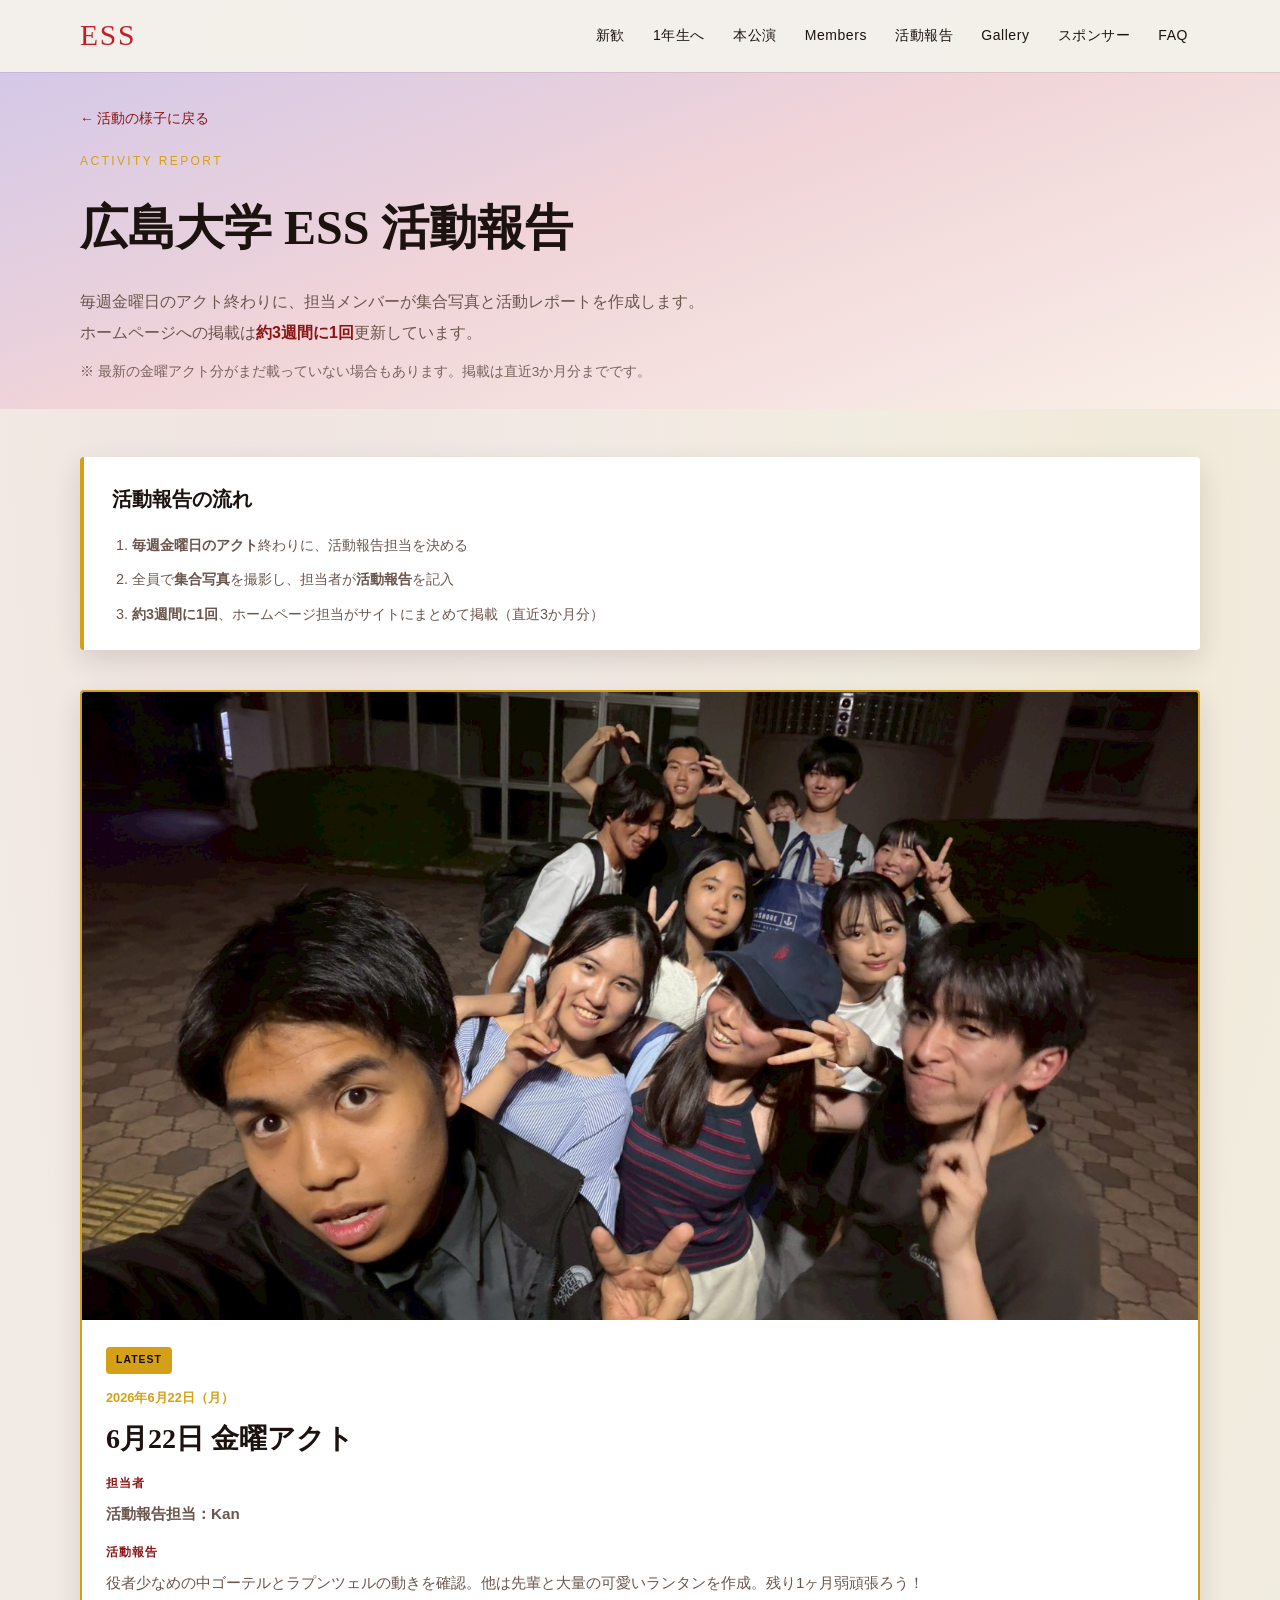
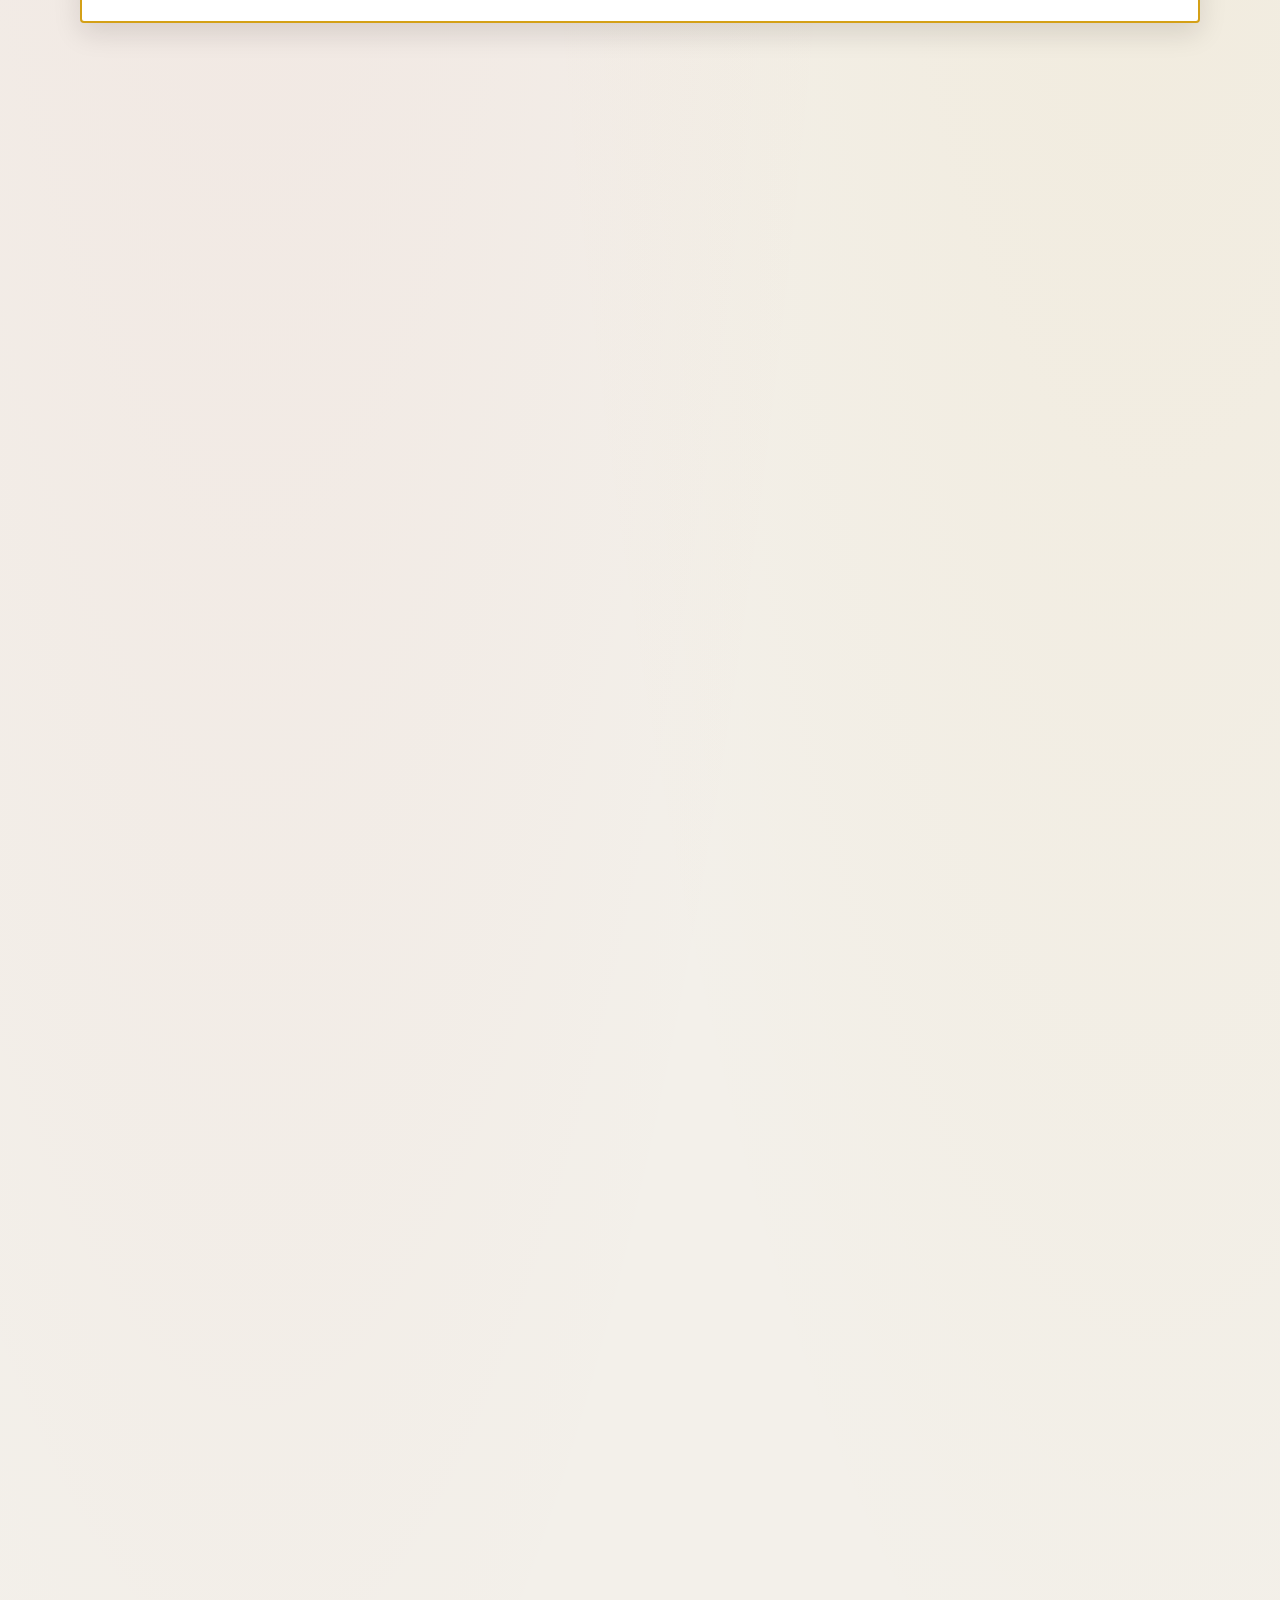
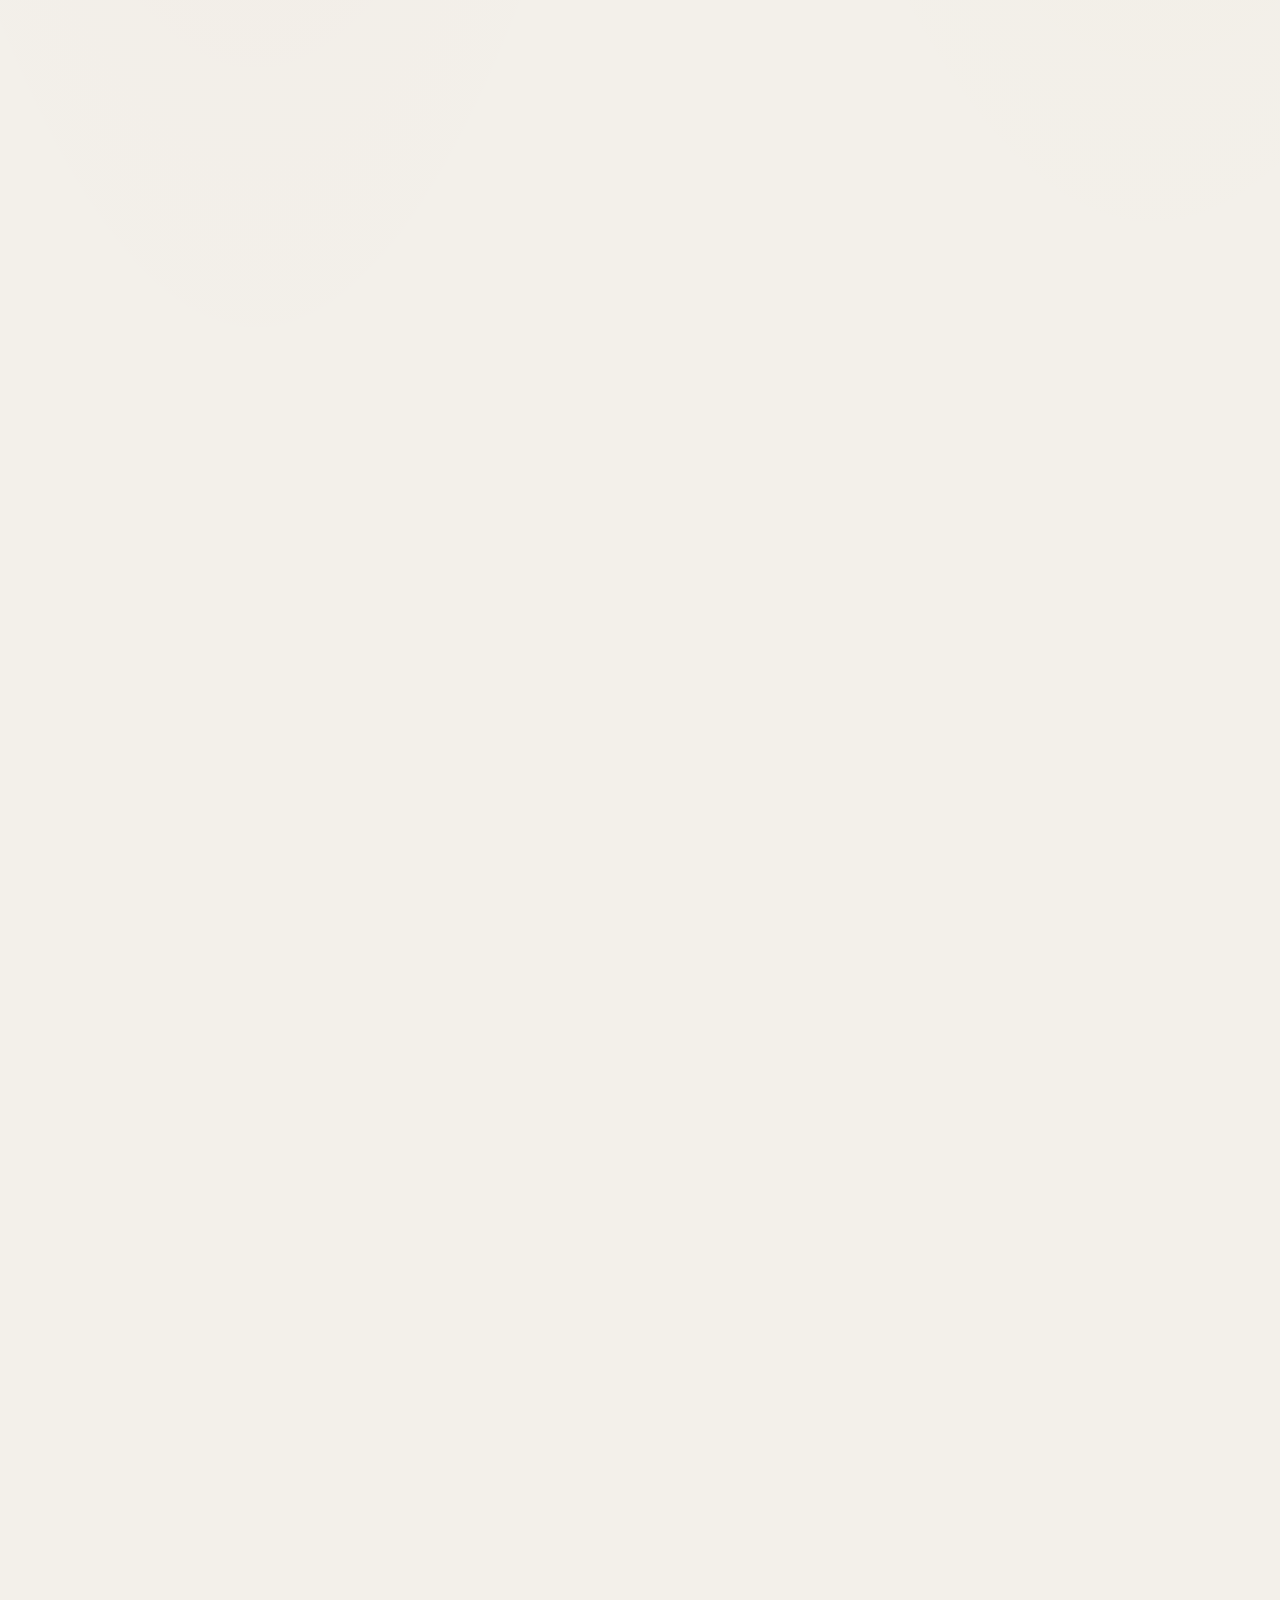
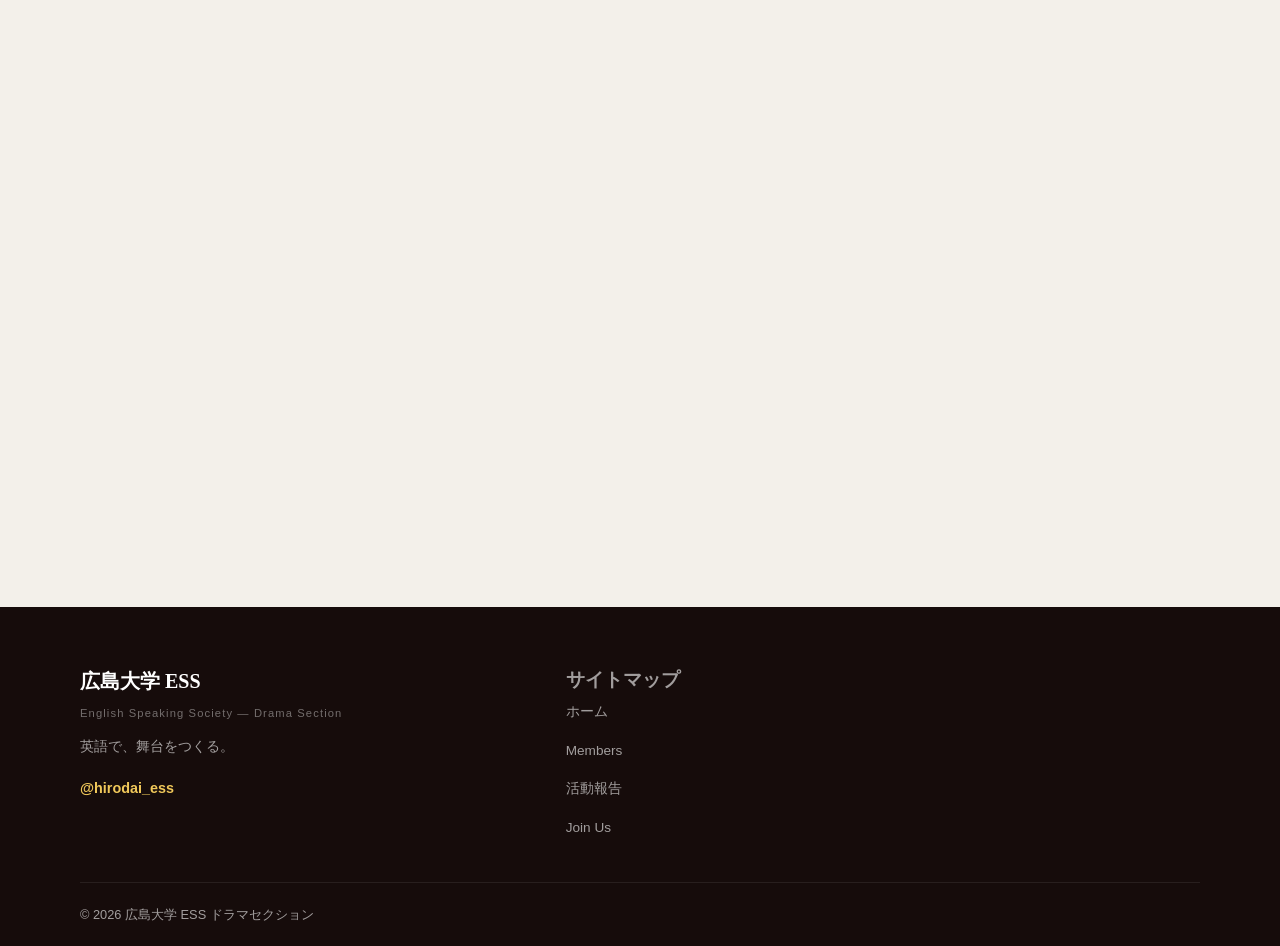
<file: reports.html>
<!DOCTYPE html>
<html lang="ja">
<head>
  <meta charset="UTF-8">
  <meta name="viewport" content="width=device-width, initial-scale=1.0">
  <meta name="referrer" content="strict-origin-when-cross-origin">
  <meta http-equiv="Content-Security-Policy" content="default-src 'self'; base-uri 'self'; object-src 'none'; frame-src 'none'; script-src 'self'; style-src 'self' https://fonts.googleapis.com; font-src 'self' https://fonts.gstatic.com; img-src 'self'; connect-src 'self'; form-action 'none'">
  <script src="js/security.js"></script>
  <meta name="description" content="広島大学 ESS ドラマセクションの活動報告。毎週金曜日のアクト報告。サークルの日常をお届け。">
  <meta name="keywords" content="広島大学 ESS, 広島大学ESS, ヒロダイ ESS, 活動報告, サークル">
  <meta name="robots" content="noindex, nofollow">
  <meta property="og:type" content="website">
  <meta property="og:locale" content="ja_JP">
  <meta property="og:site_name" content="広島大学 ESS ドラマセクション">
  <meta property="og:title" content="活動報告 | 【公式】広島大学 ESS">
  <meta property="og:description" content="毎週金曜日のアクト報告。">
  <meta property="og:url" content="https://shinohara-yuto.github.io/hirodai-ess-drama/reports.html">
  <meta property="og:image" content="https://shinohara-yuto.github.io/hirodai-ess-drama/assets/gallery/spring2026.jpg">
  <meta name="twitter:card" content="summary_large_image">
  <meta name="twitter:title" content="活動報告 | 【公式】広島大学 ESS">
  <meta name="twitter:description" content="毎週金曜日のアクト報告。">
  <title>活動報告 | 【公式】広島大学 ESS ドラマセクション</title>
  <script type="application/ld+json">
  {
    "@context": "https://schema.org",
    "@type": "WebPage",
    "name": "活動報告 | 広島大学 ESS ドラマセクション",
    "url": "https://shinohara-yuto.github.io/hirodai-ess-drama/reports.html",
    "description": "広島大学 ESS ドラマセクションの活動報告ページ",
    "isPartOf": {
      "@type": "WebSite",
      "name": "広島大学 ESS ドラマセクション",
      "url": "https://shinohara-yuto.github.io/hirodai-ess-drama/"
    },
    "breadcrumb": {
      "@type": "BreadcrumbList",
      "itemListElement": [
        { "@type": "ListItem", "position": 1, "name": "広島大学 ESS", "item": "https://shinohara-yuto.github.io/hirodai-ess-drama/" },
        { "@type": "ListItem", "position": 2, "name": "活動報告" }
      ]
    }
  }
  </script>
  <link rel="preconnect" href="https://fonts.googleapis.com">
  <link rel="preconnect" href="https://fonts.gstatic.com" crossorigin>
  <link href="https://fonts.googleapis.com/css2?family=Cormorant+Garamond:ital,wght@0,400;0,600;0,700;1,400&family=Noto+Sans+JP:wght@300;400;500;700&display=swap" rel="stylesheet">
  <link rel="stylesheet" href="css/style.css">
  <link rel="stylesheet" href="css/reports.css">
</head>
<body>
  <header class="site-header scrolled" id="top">
    <nav class="nav" aria-label="メインナビゲーション">
      <a href="index.html" class="nav-logo" title="広島大学 ESS 公式サイト">ESS</a>
      <button class="nav-toggle" aria-label="メニューを開く" aria-expanded="false">
        <span></span><span></span><span></span>
      </button>
      <ul class="nav-links">
        <li><a href="index.html#join">新歓</a></li>
        <li><a href="index.html#why">1年生へ</a></li>
        <li><a href="index.html#current">本公演</a></li>
        <li><a href="members.html">Members</a></li>
        <li><a href="reports.html" aria-current="page">活動報告</a></li>
        <li><a href="index.html#gallery">Gallery</a></li>
        <li><a href="index.html#sponsors">スポンサー</a></li>
        <li><a href="index.html#faq">FAQ</a></li>
      </ul>
    </nav>
  </header>

  <main class="reports-page">
    <section class="reports-hero" aria-labelledby="reports-page-title">
      <div class="container">
        <a href="index.html#gallery" class="reports-back">← 活動の様子に戻る</a>
        <span class="section-label">Activity Report</span>
        <h1 id="reports-page-title" class="reports-hero-title">広島大学 ESS 活動報告</h1>
        <p class="reports-hero-lead">
          毎週金曜日のアクト終わりに、担当メンバーが集合写真と活動レポートを作成します。
          ホームページへの掲載は<strong id="reports-site-update">約3週間に1回</strong>更新しています。
        </p>
        <p class="reports-hero-note">※ 最新の金曜アクト分がまだ載っていない場合もあります。掲載は直近3か月分までです。</p>
      </div>
    </section>

    <section class="section reports-section" aria-labelledby="reports-guide-heading">
      <div class="container">
        <div class="reports-guide reveal">
          <h2 id="reports-guide-heading">活動報告の流れ</h2>
          <ol>
            <li><strong>毎週金曜日のアクト</strong>終わりに、活動報告担当を決める</li>
            <li>全員で<strong>集合写真</strong>を撮影し、担当者が<strong>活動報告</strong>を記入</li>
            <li><strong>約3週間に1回</strong>、ホームページ担当がサイトにまとめて掲載（直近3か月分）</li>
          </ol>
        </div>

        <div class="reports-list" id="reports-list" aria-live="polite"></div>
      </div>
    </section>
  </main>

  <footer class="site-footer">
    <div class="container footer-grid">
      <div class="footer-brand">
        <p class="footer-logo">広島大学 ESS <span>English Speaking Society — Drama Section</span></p>
        <p class="footer-tagline">英語で、舞台をつくる。</p>
        <a href="https://www.instagram.com/hirodai_ess/" class="footer-instagram" target="_blank" rel="noopener noreferrer">@hirodai_ess</a>
      </div>
      <nav class="footer-nav" aria-label="フッターナビ">
        <h3>サイトマップ</h3>
        <ul>
          <li><a href="index.html">ホーム</a></li>
          <li><a href="members.html">Members</a></li>
          <li><a href="reports.html">活動報告</a></li>
          <li><a href="index.html#join">Join Us</a></li>
        </ul>
      </nav>
    </div>
    <div class="container footer-bottom">
      <p class="footer-copy">&copy; 2026 広島大学 ESS ドラマセクション</p>
    </div>
  </footer>

  <script src="js/main.js"></script>
  <script src="js/reports.js"></script>
</body>
</html>
</file>
<file: css/style.css>
/* Kaisei Decol (SIL Open Font License), subset for the hero brand. */
@font-face {
  font-family: "Kaisei Decol";
  font-style: normal;
  font-weight: 700;
  font-display: swap;
  src: url("../fonts/kaisei-decol-700-112.woff2") format("woff2");
  unicode-range: U+5CF6;
}
@font-face {
  font-family: "Kaisei Decol";
  font-style: normal;
  font-weight: 700;
  font-display: swap;
  src: url("../fonts/kaisei-decol-700-115.woff2") format("woff2");
  unicode-range: U+5B66, U+5E83;
}
@font-face {
  font-family: "Kaisei Decol";
  font-style: normal;
  font-weight: 700;
  font-display: swap;
  src: url("../fonts/kaisei-decol-700-117.woff2") format("woff2");
  unicode-range: U+5927;
}
@font-face {
  font-family: "Kaisei Decol";
  font-style: normal;
  font-weight: 700;
  font-display: swap;
  src: url("../fonts/kaisei-decol-700-119.woff2") format("woff2");
  unicode-range: U+30A1-30ED;
}

/* ===== Variables ===== */
:root {
  --color-bg: #f3f0ea;
  --color-bg-dark: #160c0b;
  --color-text: #1c1210;
  --color-text-muted: #6b564e;
  --color-accent: #d4a017;
  --color-accent-light: #f0c85a;
  --color-lavender: #0f766e;
  --color-pink: #f2d4c8;
  --color-purple-deep: #8b1515;
  --color-circus-red: #c41e2a;
  --color-circus-gold: #e8b923;
  --font-display: "Limelight", cursive;
  --font-serif: "Shippori Mincho", "Yu Mincho", serif;
  --font-sans: "Noto Sans JP", sans-serif;
  --radius: 4px;
  --shadow: 0 10px 28px rgba(22, 12, 11, 0.12);
  --transition: 0.3s cubic-bezier(0.4, 0, 0.2, 1);
  --announce-height: 44px;
  --header-height: 72px;
}

/* ===== Reset & Base ===== */
*, *::before, *::after {
  box-sizing: border-box;
  margin: 0;
  padding: 0;
}

html {
  scroll-behavior: smooth;
}

main [id],
.sponsors[id] {
  scroll-margin-top: calc(var(--announce-height) + var(--header-height) + 12px);
}

:focus-visible {
  outline: 2px solid var(--color-accent);
  outline-offset: 3px;
}

body {
  font-family: var(--font-sans);
  font-weight: 400;
  color: var(--color-text);
  background:
    radial-gradient(ellipse at 20% 0%, rgba(196, 30, 42, 0.06), transparent 45%),
    radial-gradient(ellipse at 90% 10%, rgba(212, 160, 23, 0.08), transparent 40%),
    var(--color-bg);
  line-height: 1.8;
  overflow-x: hidden;
  -webkit-text-size-adjust: 100%;
  padding-bottom: env(safe-area-inset-bottom);
}

body.theme-circus::before {
  content: "";
  position: fixed;
  inset: 0;
  pointer-events: none;
  z-index: 0;
  opacity: 0.035;
  background: repeating-linear-gradient(
    -18deg,
    #8b1515 0 12px,
    transparent 12px 28px
  );
}

body > * {
  position: relative;
  z-index: 1;
}

img {
  max-width: 100%;
  height: auto;
  display: block;
}

a {
  color: inherit;
  text-decoration: none;
}

ul {
  list-style: none;
}

/* ===== Layout ===== */
.container {
  width: min(1120px, 92vw);
  margin-inline: auto;
}

.section {
  padding: 100px 0;
}

.section-header {
  margin-bottom: 56px;
}

.section-label {
  display: block;
  font-size: 0.75rem;
  font-weight: 500;
  letter-spacing: 0.2em;
  text-transform: uppercase;
  color: var(--color-accent);
  margin-bottom: 12px;
}

.section-label--light {
  color: var(--color-accent-light);
}

.section-title {
  font-family: var(--font-serif);
  font-size: clamp(2rem, 5vw, 3rem);
  font-weight: 600;
  line-height: 1.2;
}

.section-lead {
  margin-top: 16px;
  font-size: 0.95rem;
  color: var(--color-text-muted);
  max-width: 640px;
}

/* ===== Announce Bar ===== */
.announce-bar {
  position: fixed;
  top: 0;
  left: 0;
  right: 0;
  z-index: 110;
  background: linear-gradient(90deg, #5c0c12 0%, #8b1515 45%, #5c0c12 100%);
  color: #fff;
  border-bottom: 2px solid var(--color-accent);
}

.announce-bar-inner {
  display: flex;
  align-items: center;
  gap: 16px;
  min-height: var(--announce-height);
  padding: 8px 0;
}

.announce-badge {
  flex-shrink: 0;
  font-family: var(--font-display);
  font-size: 0.7rem;
  font-weight: 400;
  letter-spacing: 0.12em;
  padding: 5px 12px;
  background: var(--color-accent);
  color: var(--color-bg-dark);
  border-radius: 2px;
}

.announce-text {
  flex: 1;
  min-width: 0;
  font-size: 0.8rem;
  white-space: nowrap;
  overflow: hidden;
  text-overflow: ellipsis;
}

.announce-text strong {
  color: var(--color-accent-light);
}

.announce-link {
  flex-shrink: 0;
  font-size: 0.75rem;
  font-weight: 600;
  color: var(--color-accent-light);
  white-space: nowrap;
}

.announce-link:hover {
  text-decoration: underline;
}

/* ===== Header ===== */
.site-header {
  position: fixed;
  top: var(--announce-height);
  left: 0;
  right: 0;
  z-index: 100;
  padding: 0 4vw;
  transition: background var(--transition), box-shadow var(--transition);
}

.site-header:not(.scrolled) .nav-logo {
  color: #fff;
  text-shadow: 0 2px 12px rgba(0, 0, 0, 0.35);
}

.site-header:not(.scrolled) .nav-links a {
  color: rgba(255, 255, 255, 0.92);
}

.site-header:not(.scrolled) .nav-toggle span {
  background: #fff;
}

.site-header.scrolled {
  background: rgba(243, 240, 234, 0.94);
  backdrop-filter: blur(12px);
  box-shadow: 0 1px 0 rgba(22, 12, 11, 0.08);
}

.nav {
  display: flex;
  align-items: center;
  justify-content: space-between;
  height: 72px;
  max-width: 1120px;
  margin-inline: auto;
}

.nav-logo {
  font-family: var(--font-display);
  font-size: 1.85rem;
  font-weight: 400;
  letter-spacing: 0.06em;
  color: var(--color-circus-red);
}

.nav-links {
  display: flex;
  align-items: center;
  gap: 4px;
}

.nav-links a {
  display: inline-flex;
  align-items: center;
  justify-content: center;
  min-height: 44px;
  padding: 8px 12px;
  font-size: 0.875rem;
  font-weight: 500;
  letter-spacing: 0.04em;
  position: relative;
  border-radius: 6px;
  transition: color var(--transition), background var(--transition);
}

.nav-links a:hover {
  background: rgba(255, 255, 255, 0.12);
}

.site-header.scrolled .nav-links a:hover {
  background: rgba(22, 12, 11, 0.06);
}

.nav-links a::after {
  content: "";
  position: absolute;
  bottom: -4px;
  left: 0;
  width: 0;
  height: 1px;
  background: var(--color-accent);
  transition: width var(--transition);
}

.nav-links a:hover::after {
  width: 100%;
}

.nav-toggle {
  display: none;
  flex-direction: column;
  gap: 5px;
  background: none;
  border: none;
  cursor: pointer;
  padding: 8px;
}

.nav-toggle span {
  display: block;
  width: 24px;
  height: 2px;
  background: var(--color-text);
  transition: var(--transition);
}

/* ===== Hero ===== */
.hero {
  position: relative;
  min-height: 100vh;
  min-height: 100dvh;
  display: flex;
  align-items: center;
  justify-content: center;
  text-align: center;
  padding: calc(var(--announce-height) + var(--header-height) + 32px) 4vw 72px;
  overflow: hidden;
}

.hero-bg {
  position: absolute;
  inset: 0;
  z-index: -2;
}

.hero-bg-image {
  width: 100%;
  height: 100%;
  object-fit: cover;
  object-position: center 30%;
  transform: scale(1.04);
  animation: heroKenBurns 18s ease-in-out infinite alternate;
}

.hero-stripes {
  position: absolute;
  inset: 0;
  opacity: 0.22;
  background: repeating-linear-gradient(
    90deg,
    rgba(196, 30, 42, 0.85) 0 28px,
    rgba(22, 12, 11, 0.55) 28px 56px
  );
  mix-blend-mode: multiply;
  pointer-events: none;
}

.hero-spotlight {
  position: absolute;
  inset: -10%;
  background:
    radial-gradient(ellipse 55% 45% at 50% 35%, rgba(240, 200, 90, 0.28) 0%, transparent 55%),
    radial-gradient(ellipse 80% 70% at 50% 100%, rgba(22, 12, 11, 0.95) 0%, transparent 55%);
  animation: spotlightSweep 9s ease-in-out infinite alternate;
  pointer-events: none;
}

.hero-bg::after {
  content: "";
  position: absolute;
  inset: 0;
  background:
    linear-gradient(to bottom, rgba(22, 12, 11, 0.72) 0%, rgba(22, 12, 11, 0.82) 42%, rgba(22, 12, 11, 0.94) 100%),
    radial-gradient(ellipse at 50% 42%, rgba(22, 12, 11, 0.55) 0%, transparent 58%),
    radial-gradient(circle at 50% 20%, rgba(196, 30, 42, 0.22) 0%, transparent 50%);
}

.hero-content {
  position: relative;
  z-index: 1;
  animation: fadeUp 1.1s ease-out;
  width: min(820px, 100%);
  min-width: 0;
}

.hero-brand {
  display: flex;
  flex-wrap: wrap;
  justify-content: center;
  align-items: baseline;
  column-gap: 0.55em;
  row-gap: 0.12em;
  margin-bottom: 16px;
  font-size: clamp(1.25rem, 3.4vw, 1.85rem);
  line-height: 1.2;
  color: #fff;
  text-shadow: 0 2px 18px rgba(0, 0, 0, 0.55);
}

.hero-brand-uni,
.hero-brand-section {
  font-family: "Kaisei Decol", "Shippori Mincho", serif;
  font-weight: 700;
  letter-spacing: 0.08em;
  white-space: nowrap;
}

.hero-brand-section {
  flex-basis: 100%;
}

.hero-brand-mark {
  font-family: "Cinzel", "Times New Roman", serif;
  font-weight: 700;
  font-size: 1.42em;
  letter-spacing: 0.18em;
  line-height: 0.9;
  color: var(--color-accent-light);
}

.hero-title {
  font-family: var(--font-serif);
  font-size: clamp(1.55rem, 4.8vw, 2.75rem);
  font-weight: 600;
  line-height: 1.35;
  letter-spacing: 0.04em;
  color: var(--color-accent-light);
  margin-bottom: 20px;
  text-shadow: 0 2px 24px rgba(0, 0, 0, 0.35);
  max-width: 16em;
  margin-inline: auto;
}

.hero-title--show {
  font-family: var(--font-display);
  font-weight: 400;
  font-size: clamp(2.15rem, 6.4vw, 4.6rem);
  line-height: 1.12;
  letter-spacing: 0.03em;
  color: #fff;
  margin-bottom: 16px;
  max-width: 11em;
  text-shadow: 0 4px 28px rgba(0, 0, 0, 0.55);
}

.hero-date,
.hero-venue {
  font-family: var(--font-serif);
  font-weight: 600;
  letter-spacing: 0.08em;
  text-shadow: 0 2px 16px rgba(0, 0, 0, 0.45);
}

.hero-date {
  font-size: clamp(1.05rem, 2.6vw, 1.35rem);
  color: var(--color-accent-light);
  margin-bottom: 6px;
}

.hero-venue {
  font-size: clamp(0.92rem, 2.2vw, 1.05rem);
  color: rgba(255, 255, 255, 0.92);
  margin-bottom: 14px;
}

.hero-lead {
  font-size: clamp(0.98rem, 2.2vw, 1.12rem);
  color: rgba(255, 255, 255, 0.92);
  margin-bottom: 28px;
  line-height: 1.8;
  max-width: 28em;
  margin-inline: auto;
  text-shadow: 0 2px 16px rgba(0, 0, 0, 0.45);
}

.hero-actions {
  display: flex;
  gap: 14px;
  justify-content: center;
  flex-wrap: wrap;
}

.hero-scroll {
  position: absolute;
  bottom: 36px;
  left: 50%;
  transform: translateX(-50%);
  display: flex;
  flex-direction: column;
  align-items: center;
  gap: 8px;
  font-size: 0.7rem;
  letter-spacing: 0.15em;
  text-transform: uppercase;
  color: rgba(255, 255, 255, 0.5);
}

.hero-scroll-line {
  width: 1px;
  height: 40px;
  background: linear-gradient(to bottom, rgba(240, 200, 90, 0.7), transparent);
  animation: scrollPulse 2s ease-in-out infinite;
}

.btn-glow {
  box-shadow: 0 0 28px rgba(212, 160, 23, 0.35);
}

.btn-glow:hover {
  box-shadow: 0 0 36px rgba(212, 160, 23, 0.5);
}

.btn-outline-light {
  border-color: rgba(255, 255, 255, 0.85);
  color: #fff;
  background: rgba(22, 12, 11, 0.45);
  backdrop-filter: blur(8px);
  -webkit-backdrop-filter: blur(8px);
}

.btn-outline-light:hover {
  background: #fff;
  color: var(--color-bg-dark);
  border-color: #fff;
}

.btn-sm {
  padding: 10px 20px;
  font-size: 0.8rem;
}

@keyframes spotlightSweep {
  from { transform: translateX(-4%) scale(1); opacity: 0.85; }
  to { transform: translateX(4%) scale(1.05); opacity: 1; }
}

@keyframes heroKenBurns {
  from { transform: scale(1.02) translateY(0); }
  to { transform: scale(1.08) translateY(-1.5%); }
}

/* ===== Spotlight ===== */
.spotlight {
  margin-top: -40px;
  position: relative;
  z-index: 2;
  padding-bottom: 20px;
}

.spotlight-grid {
  display: grid;
  grid-template-columns: repeat(4, 1fr);
  gap: 14px;
}

.spotlight-card {
  display: flex;
  flex-direction: column;
  gap: 4px;
  padding: 24px 20px;
  background: #fff;
  border-radius: var(--radius);
  box-shadow: var(--shadow);
  border-top: 3px solid var(--color-lavender);
  transition: all var(--transition);
}

.spotlight-card:hover {
  transform: translateY(-6px);
  box-shadow: 0 16px 40px rgba(26, 22, 37, 0.15);
}

.spotlight-card--featured {
  border-top-color: var(--color-accent);
  background: linear-gradient(135deg, #fff 0%, #faf6f0 100%);
}

.spotlight-label {
  font-size: 0.65rem;
  font-weight: 700;
  letter-spacing: 0.12em;
  text-transform: uppercase;
  color: var(--color-accent);
}

.spotlight-card strong {
  font-family: var(--font-serif);
  font-size: 1.2rem;
  font-weight: 600;
  color: var(--color-bg-dark);
}

.spotlight-meta {
  font-size: 0.8rem;
  color: var(--color-text-muted);
}

.section-lead--light {
  color: rgba(255, 255, 255, 0.65);
}

/* ===== Why ESS ===== */
.why-ess {
  background: linear-gradient(180deg, #fff 0%, var(--color-bg) 100%);
}

.why-grid {
  display: grid;
  grid-template-columns: repeat(2, 1fr);
  gap: 20px;
}

.why-card {
  background: #fff;
  border-radius: var(--radius);
  padding: 32px 28px;
  box-shadow: var(--shadow);
  border-left: 4px solid var(--color-lavender);
  transition: transform var(--transition), box-shadow var(--transition);
}

.why-card:hover {
  transform: translateY(-4px);
  box-shadow: 0 16px 40px rgba(26, 22, 37, 0.12);
}

.why-icon {
  display: block;
  font-family: var(--font-serif);
  font-size: 2rem;
  font-weight: 700;
  color: var(--color-accent);
  margin-bottom: 12px;
}

.why-card h3 {
  font-family: var(--font-serif);
  font-size: 1.25rem;
  font-weight: 600;
  margin-bottom: 10px;
}

.why-card p {
  font-size: 0.9rem;
  color: var(--color-text-muted);
  line-height: 1.75;
}

/* ===== Voices ===== */
.voices {
  background: #fff;
}

.voices-grid {
  display: grid;
  grid-template-columns: repeat(3, 1fr);
  gap: 20px;
}

.voice-card {
  background: var(--color-bg);
  border-radius: var(--radius);
  padding: 28px;
  border-top: 3px solid var(--color-accent);
  margin: 0;
}

.voice-quote {
  font-size: 0.95rem;
  line-height: 1.85;
  color: var(--color-text);
  margin-bottom: 16px;
}

.voice-quote::before {
  content: "\201C";
  font-family: var(--font-serif);
  font-size: 2.5rem;
  color: var(--color-lavender);
  line-height: 0;
  display: block;
  margin-bottom: 8px;
}

.voice-author {
  font-size: 0.8rem;
  font-weight: 600;
  color: var(--color-purple-deep);
}

/* ===== Buttons ===== */
.btn {
  display: inline-flex;
  align-items: center;
  justify-content: center;
  padding: 14px 32px;
  font-family: var(--font-sans);
  font-size: 0.875rem;
  font-weight: 500;
  letter-spacing: 0.06em;
  border-radius: 2px;
  border: 2px solid transparent;
  cursor: pointer;
  transition: all var(--transition);
}

.btn-primary {
  background: var(--color-circus-red);
  color: #fff;
  border-color: var(--color-circus-red);
}

.btn-primary:hover {
  background: var(--color-purple-deep);
  border-color: var(--color-purple-deep);
  transform: translateY(-2px);
  box-shadow: var(--shadow);
}

.btn-outline {
  background: transparent;
  color: var(--color-bg-dark);
  border-color: var(--color-bg-dark);
}

.btn-outline:hover {
  background: var(--color-bg-dark);
  color: #fff;
  transform: translateY(-2px);
}

/* ===== About ===== */
.about-grid {
  display: grid;
  grid-template-columns: 1fr 1fr;
  gap: 64px;
  align-items: start;
}

.about-text p {
  color: var(--color-text-muted);
  margin-bottom: 20px;
}

.about-features li {
  display: flex;
  gap: 24px;
  padding: 28px 0;
  border-bottom: 1px solid rgba(26, 22, 37, 0.08);
}

.about-features li:first-child {
  padding-top: 0;
}

.feature-num {
  font-family: var(--font-serif);
  font-size: 1.5rem;
  font-weight: 600;
  color: var(--color-accent);
  flex-shrink: 0;
}

.about-features h3 {
  font-family: var(--font-serif);
  font-size: 1.35rem;
  font-weight: 600;
  margin-bottom: 8px;
}

.about-features p {
  font-size: 0.9rem;
  color: var(--color-text-muted);
  line-height: 1.7;
}

/* ===== Member Stats ===== */
.member-stats,
.member-stats-link {
  display: block;
  margin-top: 64px;
  padding-top: 48px;
  border-top: 1px solid rgba(26, 22, 37, 0.08);
  text-decoration: none;
  color: inherit;
  cursor: pointer;
}

.member-stats-link .member-stats-title {
  transition: color var(--transition);
}

.member-stats-link:hover .member-stats-title {
  color: var(--color-circus-red);
}

.member-stats-link .stat-card {
  transition: transform var(--transition), box-shadow var(--transition);
}

.member-stats-link:hover .stat-card {
  transform: translateY(-3px);
  box-shadow: 0 12px 32px rgba(22, 12, 11, 0.12);
}

.member-stats-cta {
  text-align: center;
  margin-top: 20px;
  font-size: 0.85rem;
  font-weight: 500;
  color: var(--color-circus-red);
}

.member-stats-link:hover .member-stats-cta {
  text-decoration: underline;
}

.member-stats-title {
  font-family: var(--font-serif);
  font-size: 1.5rem;
  font-weight: 600;
  text-align: center;
  margin-bottom: 28px;
}

.member-stats-grid {
  display: grid;
  grid-template-columns: repeat(4, 1fr);
  gap: 16px;
}

.stat-card {
  background: #fff;
  border-radius: var(--radius);
  padding: 28px 16px;
  text-align: center;
  box-shadow: var(--shadow);
}

.stat-card--total {
  background: var(--color-bg-dark);
  color: #fff;
}

.stat-card--total .stat-label {
  color: rgba(255, 255, 255, 0.7);
}

.stat-num {
  display: block;
  font-family: var(--font-serif);
  font-size: 2.5rem;
  font-weight: 700;
  line-height: 1;
  margin-bottom: 8px;
  color: var(--color-purple-deep);
}

.stat-card--total .stat-num {
  color: var(--color-accent-light);
}

.stat-label {
  font-size: 0.85rem;
  font-weight: 500;
  color: var(--color-text-muted);
}

.stat-note {
  display: block;
  margin-top: 4px;
  font-size: 0.72rem;
  font-weight: 600;
  color: var(--color-accent);
}

/* ===== Schedule ===== */
.schedule {
  background: #fff;
}

.schedule-subtitle {
  font-family: var(--font-serif);
  font-size: 1.35rem;
  font-weight: 600;
  margin-bottom: 20px;
}

.practice-card {
  background: linear-gradient(135deg, var(--color-lavender) 0%, var(--color-pink) 100%);
  border-radius: var(--radius);
  padding: 32px 36px;
  margin-bottom: 56px;
}

.practice-main {
  display: flex;
  align-items: baseline;
  gap: 24px;
  flex-wrap: wrap;
  margin-bottom: 12px;
}

.practice-days {
  font-family: var(--font-serif);
  font-size: 1.75rem;
  font-weight: 700;
  color: var(--color-bg-dark);
}

.practice-time {
  font-size: 1.25rem;
  font-weight: 500;
  color: var(--color-purple-deep);
}

.practice-note {
  font-size: 0.9rem;
  color: var(--color-purple-deep);
}

.practice-note--muted {
  margin-top: 8px;
  font-size: 0.85rem;
  opacity: 0.85;
}

.timeline-track {
  display: grid;
  grid-template-columns: repeat(3, 1fr);
  gap: 12px;
}

.timeline-item {
  background: var(--color-bg);
  border-radius: var(--radius);
  padding: 20px;
  border-left: 3px solid var(--color-lavender);
  transition: transform var(--transition);
}

.timeline-item:hover {
  transform: translateY(-2px);
}

.timeline-item--highlight {
  border-left-color: var(--color-accent);
  background: linear-gradient(135deg, #fff 0%, #faf6f0 100%);
}

.timeline-month {
  display: block;
  font-size: 0.7rem;
  font-weight: 700;
  letter-spacing: 0.1em;
  text-transform: uppercase;
  color: var(--color-accent);
  margin-bottom: 6px;
}

.timeline-event {
  font-size: 0.95rem;
  font-weight: 500;
  color: var(--color-text);
}

/* ===== Year Schedule (vertical timeline) ===== */
.year-schedule {
  margin-top: 8px;
}

.year-schedule-header {
  display: flex;
  align-items: flex-end;
  justify-content: space-between;
  gap: 16px;
  flex-wrap: wrap;
  margin-bottom: 28px;
}

.year-schedule-header .schedule-subtitle {
  margin-bottom: 0;
}

.year-schedule-legend {
  display: flex;
  gap: 8px;
  flex-wrap: wrap;
}

.year-schedule-legend-item {
  font-size: 0.7rem;
  font-weight: 600;
  letter-spacing: 0.06em;
  padding: 5px 12px;
  border-radius: 999px;
  border: 1px solid transparent;
}

.year-schedule-legend-item--performance {
  color: #8a6d12;
  background: rgba(201, 162, 39, 0.14);
  border-color: rgba(201, 162, 39, 0.35);
}

.year-schedule-legend-item--event {
  color: var(--color-purple-deep);
  background: rgba(184, 169, 212, 0.22);
  border-color: rgba(184, 169, 212, 0.45);
}

.year-schedule-legend-item--prep {
  color: var(--color-text-muted);
  background: rgba(107, 101, 120, 0.08);
  border-color: rgba(107, 101, 120, 0.18);
}

.year-schedule-list {
  list-style: none;
  position: relative;
  display: flex;
  flex-direction: column;
  gap: 0;
}

.year-schedule-list::before {
  content: "";
  position: absolute;
  left: 52px;
  top: 18px;
  bottom: 18px;
  width: 2px;
  background: linear-gradient(180deg, var(--color-lavender) 0%, var(--color-accent-light) 50%, var(--color-lavender) 100%);
  border-radius: 2px;
}

.year-schedule-row {
  display: grid;
  grid-template-columns: 104px 1fr;
  gap: 20px;
  align-items: start;
  padding: 10px 0;
  position: relative;
}

.year-schedule-date {
  position: relative;
  z-index: 1;
  text-align: right;
  padding-top: 14px;
}

.year-schedule-date span {
  display: inline-block;
  min-width: 72px;
  padding: 8px 12px;
  font-family: var(--font-serif);
  font-size: 0.95rem;
  font-weight: 700;
  color: var(--color-purple-deep);
  background: #fff;
  border: 1px solid rgba(184, 169, 212, 0.45);
  border-radius: 999px;
  box-shadow: 0 2px 8px rgba(26, 22, 37, 0.06);
}

.year-schedule-row--current .year-schedule-date span {
  color: #fff;
  background: linear-gradient(135deg, var(--color-accent) 0%, #a88418 100%);
  border-color: transparent;
  box-shadow: 0 4px 16px rgba(201, 162, 39, 0.35);
}

.year-schedule-body {
  display: flex;
  flex-wrap: wrap;
  gap: 10px;
  padding: 8px 0 8px 4px;
}

.year-schedule-chip {
  flex: 1 1 180px;
  max-width: 100%;
  padding: 14px 16px;
  border-radius: var(--radius);
  border: 1px solid transparent;
  transition: transform var(--transition), box-shadow var(--transition);
}

.year-schedule-chip:hover {
  transform: translateY(-2px);
  box-shadow: 0 6px 20px rgba(26, 22, 37, 0.08);
}

.year-schedule-chip--performance {
  background: linear-gradient(135deg, #fffdf5 0%, #faf6eb 100%);
  border-color: rgba(201, 162, 39, 0.35);
}

.year-schedule-chip--event {
  background: linear-gradient(135deg, #faf8fd 0%, #f3eef9 100%);
  border-color: rgba(184, 169, 212, 0.45);
}

.year-schedule-chip--prep {
  background: var(--color-bg);
  border-color: rgba(107, 101, 120, 0.12);
}

.year-schedule-row--current .year-schedule-chip--performance {
  box-shadow: 0 0 0 2px rgba(201, 162, 39, 0.2);
}

.year-schedule-tag {
  display: inline-block;
  font-size: 0.62rem;
  font-weight: 700;
  letter-spacing: 0.1em;
  text-transform: uppercase;
  margin-bottom: 6px;
  opacity: 0.85;
}

.year-schedule-chip--performance .year-schedule-tag { color: #8a6d12; }
.year-schedule-chip--event .year-schedule-tag { color: var(--color-purple-deep); }
.year-schedule-chip--prep .year-schedule-tag { color: var(--color-text-muted); }

.year-schedule-chip p {
  font-size: 0.95rem;
  font-weight: 600;
  color: var(--color-text);
  line-height: 1.5;
}

/* ===== Performance Types ===== */
.performances {
  background: var(--color-bg);
}

.performance-types {
  display: grid;
  grid-template-columns: repeat(3, 1fr);
  gap: 24px;
}

.perf-type-card {
  background: #fff;
  border-radius: var(--radius);
  padding: 32px 28px;
  box-shadow: var(--shadow);
  border-top: 3px solid var(--color-lavender);
}

.perf-type-card--main {
  border-top-color: var(--color-accent);
}

.perf-type-header {
  margin-bottom: 16px;
}

.perf-type-season {
  display: block;
  font-size: 0.7rem;
  font-weight: 700;
  letter-spacing: 0.12em;
  text-transform: uppercase;
  color: var(--color-accent);
  margin-bottom: 8px;
}

.perf-type-header h3 {
  font-family: var(--font-serif);
  font-size: 1.75rem;
  font-weight: 600;
  margin-bottom: 6px;
}

.perf-type-grade {
  display: inline-block;
  font-size: 0.75rem;
  font-weight: 500;
  padding: 4px 12px;
  background: var(--color-bg);
  border-radius: 50px;
  color: var(--color-purple-deep);
}

.perf-type-tagline {
  font-size: 0.85rem;
  font-weight: 700;
  color: var(--color-purple-deep);
  margin-bottom: 12px;
}

.perf-type-meta {
  display: grid;
  gap: 8px;
  margin-bottom: 16px;
  padding-bottom: 16px;
  border-bottom: 1px solid rgba(26, 22, 37, 0.08);
}

.perf-type-meta dt {
  font-size: 0.7rem;
  font-weight: 700;
  letter-spacing: 0.1em;
  text-transform: uppercase;
  color: var(--color-text-muted);
}

.perf-type-meta dd {
  font-size: 0.9rem;
  font-weight: 500;
  margin-bottom: 4px;
}

.perf-type-card > p:last-child {
  font-size: 0.875rem;
  color: var(--color-text-muted);
  line-height: 1.75;
}

/* ===== Current Production ===== */
.current {
  background:
    radial-gradient(ellipse at 30% 0%, rgba(212, 160, 23, 0.18), transparent 50%),
    radial-gradient(ellipse at 80% 100%, rgba(196, 30, 42, 0.2), transparent 45%),
    var(--color-bg-dark);
  color: #fff;
  border-block: 3px solid var(--color-accent);
}

.section-header--light .section-title {
  color: #fff;
}

.current-card {
  display: grid;
  grid-template-columns: 0.9fr 1.1fr;
  gap: 56px;
  align-items: center;
}

.current-marquee {
  aspect-ratio: 1;
  max-width: 380px;
  margin-inline: auto;
  border-radius: 50%;
  padding: 14px;
  background:
    repeating-conic-gradient(
      from 0deg,
      var(--color-circus-red) 0 12deg,
      var(--color-accent) 12deg 24deg
    );
  box-shadow: 0 24px 60px rgba(0, 0, 0, 0.45);
  animation: marqueeSpin 28s linear infinite;
}

.current-marquee-ring {
  width: 100%;
  height: 100%;
  border-radius: 50%;
  background:
    radial-gradient(circle at 50% 35%, rgba(240, 200, 90, 0.2), transparent 55%),
    #1a0f0e;
  display: flex;
  flex-direction: column;
  align-items: center;
  justify-content: center;
  text-align: center;
  padding: 28px;
  animation: marqueeSpin 28s linear infinite reverse;
  border: 2px solid rgba(240, 200, 90, 0.35);
}

.current-marquee-show {
  font-size: 0.7rem;
  letter-spacing: 0.22em;
  text-transform: uppercase;
  color: var(--color-accent-light);
  margin-bottom: 12px;
}

.current-marquee-title {
  font-family: var(--font-display);
  font-size: clamp(1.35rem, 3vw, 1.85rem);
  line-height: 1.2;
  letter-spacing: 0.04em;
  color: #fff;
  margin-bottom: 14px;
}

.current-marquee-date {
  font-family: var(--font-serif);
  font-size: 1rem;
  letter-spacing: 0.16em;
  color: var(--color-accent-light);
}

@keyframes marqueeSpin {
  to { transform: rotate(360deg); }
}

.current-posters {
  display: grid;
  grid-template-columns: 1fr 0.55fr;
  gap: 16px;
  align-items: start;
}

.current-posters--single {
  grid-template-columns: 1fr;
  max-width: 360px;
  margin-inline: auto;
}

@media (min-width: 901px) {
  .current-posters--single {
    max-width: 320px;
    margin-inline: 0;
  }
}

.current-poster {
  border-radius: var(--radius);
  overflow: hidden;
  box-shadow: 0 20px 60px rgba(0, 0, 0, 0.4);
}

.current-poster img {
  width: 100%;
  height: auto;
  display: block;
}

.current-poster--sub {
  margin-top: 24px;
}

.current-eyebrow {
  font-size: 0.75rem;
  letter-spacing: 0.2em;
  text-transform: uppercase;
  color: var(--color-accent-light);
  margin-bottom: 12px;
}

.current-title {
  font-family: var(--font-serif);
  font-size: clamp(2.5rem, 6vw, 4rem);
  font-weight: 700;
  letter-spacing: 0.05em;
  line-height: 1;
  margin-bottom: 8px;
}

.current-title--show {
  font-family: var(--font-display);
  font-weight: 400;
  letter-spacing: 0.04em;
  font-size: clamp(2rem, 5vw, 3.2rem);
  line-height: 1.15;
}

.current-subtitle {
  font-size: 1rem;
  color: rgba(255, 255, 255, 0.6);
  margin-bottom: 24px;
}

.current-desc {
  color: rgba(255, 255, 255, 0.75);
  margin-bottom: 24px;
  line-height: 1.9;
}

.current-countdown {
  display: inline-flex;
  flex-direction: column;
  gap: 2px;
  padding: 14px 22px;
  margin-bottom: 28px;
  border: 1px solid rgba(240, 200, 90, 0.35);
  background: rgba(255, 255, 255, 0.04);
}

.current-countdown-label {
  font-size: 0.68rem;
  letter-spacing: 0.18em;
  text-transform: uppercase;
  color: rgba(255, 255, 255, 0.55);
}

.current-countdown-value {
  font-family: var(--font-display);
  font-size: 1.45rem;
  color: var(--color-accent-light);
  letter-spacing: 0.04em;
}

.current-details {
  display: grid;
  grid-template-columns: 1fr 1fr;
  gap: 20px;
  margin-bottom: 36px;
}

.current-details dt {
  font-size: 0.7rem;
  font-weight: 700;
  letter-spacing: 0.15em;
  text-transform: uppercase;
  color: var(--color-accent-light);
  margin-bottom: 4px;
}

.current-details dd {
  font-size: 0.95rem;
  color: rgba(255, 255, 255, 0.85);
}

.current-details-full {
  grid-column: 1 / -1;
}

.section-title--show {
  font-family: var(--font-display);
  font-weight: 400;
  letter-spacing: 0.03em;
  line-height: 1.2;
}

.current .section-lead--light {
  color: rgba(255, 255, 255, 0.86);
  font-size: 1.02rem;
  line-height: 1.85;
  max-width: 40em;
}

.current .current-subtitle {
  margin-top: 8px;
  margin-bottom: 0;
  color: rgba(255, 255, 255, 0.72);
}

.current-promises {
  display: grid;
  grid-template-columns: repeat(3, 1fr);
  gap: 16px;
  margin: 0 0 48px;
  padding: 0;
  list-style: none;
}

.current-promise {
  padding: 24px 22px;
  border: 1px solid rgba(240, 200, 90, 0.32);
  background: rgba(255, 255, 255, 0.04);
}

.current-promise h3 {
  font-family: var(--font-serif);
  font-size: 1.05rem;
  font-weight: 600;
  line-height: 1.5;
  margin-bottom: 10px;
  color: var(--color-accent-light);
}

.current-promise p {
  font-size: 0.9rem;
  line-height: 1.8;
  color: rgba(255, 255, 255, 0.84);
}

.current-place {
  margin-bottom: 20px;
  font-size: 1rem;
  line-height: 1.7;
  color: rgba(255, 255, 255, 0.9);
}

.current-reserve-note {
  margin-bottom: 16px;
  font-size: 0.9rem;
  line-height: 1.75;
  color: rgba(255, 255, 255, 0.82);
}

/* ===== FAQ ===== */
.faq {
  background: #fff;
}

.faq-list {
  display: grid;
  gap: 12px;
  max-width: 800px;
}

.faq-item {
  background: var(--color-bg);
  border-radius: var(--radius);
  overflow: hidden;
  border: 1px solid rgba(26, 22, 37, 0.06);
}

.faq-item summary {
  font-weight: 700;
  font-size: 1rem;
  padding: 20px 52px 20px 24px;
  cursor: pointer;
  list-style: none;
  position: relative;
  color: var(--color-bg-dark);
  transition: background var(--transition);
}

.faq-item summary::-webkit-details-marker {
  display: none;
}

.faq-item summary::after {
  content: "+";
  position: absolute;
  right: 24px;
  top: 50%;
  transform: translateY(-50%);
  font-size: 1.25rem;
  font-weight: 400;
  color: var(--color-accent);
  transition: transform var(--transition);
}

.faq-item[open] summary::after {
  content: "−";
}

.faq-item summary:hover {
  background: rgba(26, 22, 37, 0.03);
}

.faq-item p {
  font-size: 0.9rem;
  color: var(--color-text-muted);
  line-height: 1.8;
  padding: 0 24px 20px;
}

/* ===== Productions ===== */
.production-grid {
  display: grid;
  grid-template-columns: repeat(3, 1fr);
  gap: 24px;
}

.production-card {
  background: #fff;
  border-radius: var(--radius);
  padding: 36px 28px;
  box-shadow: var(--shadow);
  transition: transform var(--transition), box-shadow var(--transition);
  border-top: 3px solid var(--color-lavender);
}

.production-card:hover {
  transform: translateY(-6px);
  box-shadow: 0 16px 48px rgba(26, 22, 37, 0.14);
}

.production-card--upcoming {
  border-top-color: var(--color-circus-red);
  background:
    linear-gradient(135deg, rgba(196, 30, 42, 0.06), rgba(212, 160, 23, 0.1)),
    #fff;
}

.production-card--upcoming .production-title {
  font-family: var(--font-display);
  font-weight: 400;
  letter-spacing: 0.03em;
}

.production-season {
  font-size: 0.7rem;
  font-weight: 700;
  letter-spacing: 0.12em;
  text-transform: uppercase;
  color: var(--color-accent);
  margin-bottom: 16px;
}

.production-title {
  font-family: var(--font-serif);
  font-size: 1.75rem;
  font-weight: 600;
  margin-bottom: 4px;
}

.production-subtitle {
  font-size: 0.9rem;
  color: var(--color-text-muted);
  margin-bottom: 16px;
}

.production-desc {
  font-size: 0.875rem;
  color: var(--color-text-muted);
  line-height: 1.7;
}

/* ===== Gallery ===== */
.gallery {
  background: var(--color-bg-dark);
  color: #fff;
}

.gallery-header .section-title {
  color: #fff;
}

.gallery-lead {
  color: rgba(255, 255, 255, 0.65);
}

.gallery-highlights {
  display: grid;
  grid-template-columns: repeat(3, 1fr);
  gap: 16px;
  margin-bottom: 40px;
}

.gallery-highlight {
  background: rgba(255, 255, 255, 0.06);
  border: 1px solid rgba(255, 255, 255, 0.1);
  border-radius: var(--radius);
  padding: 24px 20px;
  text-align: center;
  transition: background var(--transition), transform var(--transition);
}

.gallery-highlight:hover {
  background: rgba(255, 255, 255, 0.1);
  transform: translateY(-2px);
}

.gallery-highlight-num {
  display: block;
  font-family: var(--font-serif);
  font-size: 2.25rem;
  font-weight: 700;
  color: var(--color-accent-light);
  line-height: 1;
  margin-bottom: 8px;
}

.gallery-highlight-text {
  font-size: 0.85rem;
  color: rgba(255, 255, 255, 0.7);
}

.gallery-filters {
  display: flex;
  flex-wrap: wrap;
  gap: 10px;
  margin-bottom: 32px;
}

.gallery-filter {
  padding: 10px 22px;
  border: 1px solid rgba(255, 255, 255, 0.2);
  border-radius: 50px;
  background: transparent;
  color: rgba(255, 255, 255, 0.75);
  font-family: var(--font-sans);
  font-size: 0.85rem;
  font-weight: 500;
  cursor: pointer;
  transition: all var(--transition);
}

.gallery-filter:hover {
  border-color: var(--color-accent-light);
  color: #fff;
}

.gallery-filter.is-active {
  background: var(--color-accent);
  border-color: var(--color-accent);
  color: var(--color-bg-dark);
}

.gallery-report-banner {
  display: flex;
  align-items: center;
  justify-content: space-between;
  gap: 24px;
  flex-wrap: wrap;
  padding: 28px 32px;
  margin-bottom: 32px;
  background: linear-gradient(135deg, rgba(201, 162, 39, 0.15) 0%, rgba(255, 255, 255, 0.08) 100%);
  border: 1px solid rgba(232, 212, 139, 0.35);
  border-radius: var(--radius);
}

.gallery-report-label {
  display: block;
  font-size: 0.65rem;
  font-weight: 700;
  letter-spacing: 0.15em;
  text-transform: uppercase;
  color: var(--color-accent-light);
  margin-bottom: 6px;
}

.gallery-report-text h3 {
  font-family: var(--font-serif);
  font-size: 1.5rem;
  font-weight: 600;
  color: #fff;
  margin-bottom: 8px;
}

.gallery-report-text p {
  font-size: 0.9rem;
  color: rgba(255, 255, 255, 0.7);
  line-height: 1.7;
  max-width: 520px;
}

.gallery-grid {
  display: grid;
  grid-template-columns: repeat(12, 1fr);
  grid-auto-rows: 180px;
  gap: 14px;
}

.gallery-item {
  position: relative;
  border: none;
  padding: 0;
  font: inherit;
  text-align: left;
  border-radius: var(--radius);
  overflow: hidden;
  cursor: pointer;
  grid-column: span 3;
  opacity: 1;
  transform: scale(1);
  transition: opacity 0.4s ease, transform 0.4s ease, box-shadow var(--transition);
}

.gallery-item.is-hidden {
  display: none;
}

.gallery-item--hero {
  grid-column: span 6;
  grid-row: span 2;
}

.gallery-item--wide {
  grid-column: span 6;
}

.gallery-item img {
  width: 100%;
  height: 100%;
  object-fit: cover;
  transition: transform 0.6s cubic-bezier(0.4, 0, 0.2, 1);
}

.gallery-item:hover img {
  transform: scale(1.06);
}

.gallery-item:hover {
  box-shadow: 0 20px 50px rgba(0, 0, 0, 0.45);
}

.gallery-item-overlay {
  position: absolute;
  inset: 0;
  background: linear-gradient(to top, rgba(26, 22, 37, 0.85) 0%, rgba(26, 22, 37, 0.2) 45%, transparent 100%);
  display: flex;
  flex-direction: column;
  justify-content: flex-end;
  padding: 20px;
  opacity: 0;
  transition: opacity var(--transition);
}

.gallery-item:hover .gallery-item-overlay,
.gallery-item:focus-visible .gallery-item-overlay {
  opacity: 1;
}

.gallery-item-label {
  display: inline-block;
  font-size: 0.65rem;
  font-weight: 700;
  letter-spacing: 0.12em;
  text-transform: uppercase;
  color: var(--color-accent-light);
  margin-bottom: 6px;
}

.gallery-item-caption {
  font-size: 0.9rem;
  font-weight: 500;
  color: #fff;
  line-height: 1.5;
}

.gallery-item-zoom {
  position: absolute;
  top: 14px;
  right: 14px;
  width: 36px;
  height: 36px;
  border-radius: 50%;
  background: rgba(255, 255, 255, 0.9);
  color: var(--color-bg-dark);
  display: flex;
  align-items: center;
  justify-content: center;
  opacity: 0;
  transform: scale(0.8);
  transition: all var(--transition);
}

.gallery-item:hover .gallery-item-zoom {
  opacity: 1;
  transform: scale(1);
}

/* ===== Join ===== */
.join-card {
  display: grid;
  grid-template-columns: 1.2fr 1fr;
  gap: 48px;
  background:
    linear-gradient(135deg, rgba(196, 30, 42, 0.92), rgba(139, 21, 21, 0.95)),
    repeating-linear-gradient(
      -18deg,
      rgba(255, 255, 255, 0.06) 0 10px,
      transparent 10px 22px
    );
  border-radius: var(--radius);
  padding: 56px;
  border: 2px solid var(--color-accent);
  color: #fff;
}

.join-title {
  font-family: var(--font-serif);
  font-size: clamp(1.75rem, 4vw, 2.5rem);
  font-weight: 600;
  margin: 12px 0 20px;
  color: #fff;
}

.join-text {
  color: rgba(255, 255, 255, 0.88);
  margin-bottom: 24px;
  line-height: 1.9;
}

.join-roles {
  display: flex;
  flex-direction: column;
  gap: 8px;
}

.join-roles li {
  font-size: 0.9rem;
  font-weight: 500;
  color: #fff;
  padding-left: 20px;
  position: relative;
}

.join-roles li::before {
  content: "✦";
  position: absolute;
  left: 0;
  color: var(--color-accent-light);
  font-size: 0.7rem;
}

.join-period {
  font-size: 1.05rem;
  color: var(--color-accent-light);
  margin-bottom: 16px;
}

.join-notes {
  margin-top: 20px;
  display: flex;
  flex-direction: column;
  gap: 6px;
}

.join-notes li {
  font-size: 0.85rem;
  color: rgba(255, 255, 255, 0.82);
  padding-left: 16px;
  position: relative;
}

.join-notes li::before {
  content: "・";
  position: absolute;
  left: 0;
}

.join-contact {
  position: relative;
  background: rgba(255, 255, 255, 0.96);
  backdrop-filter: blur(8px);
  border-radius: var(--radius);
  padding: 32px;
  color: var(--color-text);
}

.current .btn-primary {
  background: var(--color-accent);
  border-color: var(--color-accent);
  color: var(--color-bg-dark);
}

.current .btn-primary:hover {
  background: var(--color-accent-light);
  border-color: var(--color-accent-light);
}

.join-contact h3 {
  font-family: var(--font-serif);
  font-size: 1.5rem;
  margin-bottom: 12px;
}

.join-contact > p {
  font-size: 0.875rem;
  color: var(--color-text-muted);
  margin-bottom: 24px;
}

.contact-section {
  background:
    linear-gradient(180deg, rgba(255, 255, 255, 0.72), rgba(243, 240, 234, 0.95)),
    var(--color-bg);
}

.contact-form {
  display: flex;
  flex-direction: column;
  gap: 14px;
  margin-bottom: 20px;
}

.contact-form--page {
  max-width: 720px;
  margin: 0 auto;
  padding: 28px;
  background: #fff;
  border: 1px solid rgba(28, 18, 16, 0.08);
  border-radius: var(--radius);
  box-shadow: var(--shadow);
}

.contact-grid {
  display: grid;
  grid-template-columns: 1fr 1fr;
  gap: 14px;
}

@media (max-width: 600px) {
  .contact-grid {
    grid-template-columns: 1fr;
  }

  .contact-form--page {
    padding: 20px;
  }
}

.contact-field {
  display: flex;
  flex-direction: column;
  gap: 6px;
}

.contact-field label {
  font-size: 0.8rem;
  font-weight: 600;
  color: var(--color-text);
}

.contact-field label span {
  color: var(--color-circus-red);
}

.contact-field input,
.contact-field select,
.contact-field textarea {
  width: 100%;
  padding: 12px 14px;
  border: 1px solid rgba(28, 18, 16, 0.16);
  border-radius: 6px;
  background: #fff;
  color: var(--color-text);
  font-family: var(--font-sans);
  font-size: 0.9rem;
  line-height: 1.5;
  transition: border-color var(--transition), box-shadow var(--transition);
}

.contact-field textarea {
  resize: vertical;
  min-height: 120px;
}

.contact-field input:focus,
.contact-field select:focus,
.contact-field textarea:focus {
  outline: none;
  border-color: var(--color-accent);
  box-shadow: 0 0 0 3px rgba(212, 160, 23, 0.2);
}

.contact-honeypot {
  display: none !important;
}

.contact-submit {
  width: 100%;
  margin-top: 4px;
}

.contact-submit:disabled {
  opacity: 0.7;
  cursor: wait;
  transform: none;
}

.contact-status {
  font-size: 0.85rem;
  line-height: 1.6;
  margin: 0;
}

.contact-status.is-success {
  color: var(--color-lavender);
}

.contact-status.is-error {
  color: var(--color-circus-red);
}

.join-links {
  display: flex;
  flex-direction: column;
  gap: 12px;
}

.contact-link {
  display: flex;
  align-items: center;
  gap: 12px;
  padding: 14px 20px;
  background: #fff;
  border-radius: 8px;
  font-size: 0.9rem;
  font-weight: 500;
  transition: all var(--transition);
  box-shadow: 0 2px 8px rgba(26, 22, 37, 0.06);
}

.contact-link:hover {
  transform: translateX(4px);
  box-shadow: var(--shadow);
  color: var(--color-purple-deep);
}

/* ===== Footer ===== */
.site-footer {
  background: var(--color-bg-dark);
  color: rgba(255, 255, 255, 0.6);
  padding: 56px 0 0;
}

.footer-grid {
  display: grid;
  grid-template-columns: 1.5fr 1fr 1fr;
  gap: 40px;
  padding-bottom: 40px;
  border-bottom: 1px solid rgba(255, 255, 255, 0.08);
}

.footer-tagline {
  font-size: 0.85rem;
  margin: 12px 0 16px;
  line-height: 1.7;
}

.footer-instagram {
  font-size: 0.9rem;
  font-weight: 600;
  color: var(--color-accent-light);
}

.footer-instagram:hover {
  text-decoration: underline;
}

.footer-nav-title {
  font-family: var(--font-serif);
  font-size: 1rem;
  font-weight: 600;
  color: #fff;
  margin-bottom: 16px;
}

.footer-nav ul {
  display: flex;
  flex-direction: column;
  gap: 10px;
}

.footer-nav a {
  font-size: 0.85rem;
  transition: color var(--transition);
}

.footer-nav a:hover {
  color: var(--color-accent-light);
}

.footer-cta p {
  font-size: 0.85rem;
  line-height: 1.7;
  margin-bottom: 16px;
}

.footer-bottom {
  padding: 20px 0;
}

.footer-logo {
  font-family: var(--font-serif);
  font-size: 1.25rem;
  font-weight: 600;
  color: #fff;
}

.footer-logo span {
  display: block;
  font-family: var(--font-sans);
  font-size: 0.7rem;
  font-weight: 400;
  letter-spacing: 0.1em;
  color: rgba(255, 255, 255, 0.4);
  margin-top: 4px;
}

.footer-copy {
  font-size: 0.8rem;
}

.footer-remecon-link {
  display: none;
}

/* ===== Page intro (photo montage on load) ===== */
.page-intro {
  position: fixed;
  inset: 0;
  z-index: 400;
  display: flex;
  align-items: center;
  justify-content: center;
  background: #0c0706;
  overflow: hidden;
  transition: opacity 0.7s ease, visibility 0.7s ease;
}

.page-intro.is-done {
  opacity: 0;
  visibility: hidden;
  pointer-events: none;
}

body.intro-pending {
  overflow: hidden;
}

.page-intro-mosaic {
  position: absolute;
  inset: 0;
  display: grid;
  grid-template-columns: repeat(2, 1fr);
  grid-template-rows: repeat(2, 1fr);
  gap: 4px;
  padding: 4px;
}

.page-intro-tile {
  position: relative;
  overflow: hidden;
  opacity: 0;
  transform: scale(1.12);
  animation: introTileIn 0.85s cubic-bezier(0.22, 1, 0.36, 1) forwards;
}

.page-intro-tile:nth-child(1) { animation-delay: 0.05s; }
.page-intro-tile:nth-child(2) { animation-delay: 0.15s; }
.page-intro-tile:nth-child(3) { animation-delay: 0.25s; }
.page-intro-tile:nth-child(4) { animation-delay: 0.35s; }

.page-intro-tile img {
  width: 100%;
  height: 100%;
  object-fit: cover;
  animation: introKen 3.2s ease-out forwards;
}

.page-intro-veil {
  position: absolute;
  inset: 0;
  background:
    radial-gradient(ellipse at center, transparent 20%, rgba(12, 7, 6, 0.55) 70%, rgba(12, 7, 6, 0.88) 100%),
    linear-gradient(180deg, rgba(196, 30, 42, 0.18), transparent 40%, rgba(12, 7, 6, 0.5));
  pointer-events: none;
}

.page-intro-copy {
  position: relative;
  z-index: 2;
  text-align: center;
  color: #fff;
  opacity: 0;
  animation: introCopyIn 0.7s ease 0.7s forwards;
}

.page-intro-brand {
  font-family: var(--font-display);
  font-size: clamp(3.5rem, 14vw, 7rem);
  letter-spacing: 0.06em;
  line-height: 1;
  text-shadow: 0 8px 40px rgba(0, 0, 0, 0.5);
}

.page-intro-line {
  margin-top: 14px;
  font-family: var(--font-serif);
  font-size: clamp(0.95rem, 2.5vw, 1.2rem);
  letter-spacing: 0.18em;
  color: var(--color-accent-light);
}

.page-intro-skip {
  position: absolute;
  right: 20px;
  bottom: 20px;
  z-index: 3;
  padding: 10px 16px;
  border: 1px solid rgba(255, 255, 255, 0.35);
  background: rgba(12, 7, 6, 0.45);
  color: rgba(255, 255, 255, 0.85);
  font-family: var(--font-sans);
  font-size: 0.75rem;
  letter-spacing: 0.08em;
  cursor: pointer;
  border-radius: 2px;
}

.page-intro-skip:hover {
  background: rgba(255, 255, 255, 0.12);
}

@keyframes introTileIn {
  to { opacity: 1; transform: scale(1); }
}

@keyframes introKen {
  to { transform: scale(1.08); }
}

@keyframes introCopyIn {
  from { opacity: 0; transform: translateY(12px); }
  to { opacity: 1; transform: translateY(0); }
}

@media (max-width: 600px) {
  .page-intro-mosaic {
    grid-template-columns: repeat(2, 1fr);
    grid-template-rows: repeat(3, 1fr);
  }
}

@media (prefers-reduced-motion: reduce) {
  .page-intro {
    display: none !important;
  }
  body.intro-pending {
    overflow: auto;
  }
}

/* ===== Sponsors (bottom ad strip) ===== */
.sponsors {
  background: #fff;
  border-top: 3px solid var(--color-accent);
}

.sponsors-head {
  padding: 28px 4vw 8px;
  text-align: center;
  background:
    linear-gradient(180deg, rgba(196, 30, 42, 0.06), transparent),
    #fff;
}

.sponsors-kicker {
  font-size: 0.72rem;
  font-weight: 700;
  letter-spacing: 0.22em;
  text-transform: uppercase;
  color: var(--color-circus-red);
  margin-bottom: 8px;
}

.sponsors-title {
  font-family: var(--font-serif);
  font-size: clamp(1.35rem, 3vw, 1.85rem);
  font-weight: 600;
  color: var(--color-text);
  margin-bottom: 6px;
}

.sponsors-lead {
  font-size: 0.88rem;
  color: var(--color-text-muted);
  margin-bottom: 18px;
}

.sponsors-grid {
  display: grid;
  grid-template-columns: repeat(4, minmax(0, 1fr));
  width: 100%;
  border-top: 1px solid rgba(22, 12, 11, 0.1);
}

.sponsors-grid:has(.sponsor-banner:nth-child(1):nth-last-child(1)),
.sponsors-grid:has(.sponsor-banner:nth-child(1):nth-last-child(2)) {
  grid-template-columns: repeat(2, minmax(0, 1fr));
  max-width: 720px;
  margin-inline: auto;
  border-inline: 1px solid rgba(22, 12, 11, 0.1);
}

.sponsor-banner {
  display: flex;
  align-items: center;
  justify-content: center;
  min-height: 96px;
  padding: 12px 16px;
  background: #fff;
  border-right: 1px solid rgba(22, 12, 11, 0.1);
  border-bottom: 1px solid rgba(22, 12, 11, 0.1);
  text-decoration: none;
  color: var(--color-text);
  transition: background var(--transition);
}

.sponsor-banner:nth-child(4n) {
  border-right: none;
}

.sponsor-banner img {
  max-width: 100%;
  max-height: 72px;
  width: auto;
  height: auto;
  object-fit: contain;
}

.sponsor-banner--placeholder {
  background: #fafafa;
}

.sponsor-banner-label {
  font-size: 0.78rem;
  font-weight: 500;
  letter-spacing: 0.08em;
  color: var(--color-text-muted);
  text-align: center;
  line-height: 1.5;
}

.sponsor-banner:hover {
  background: #f7f4ef;
}

.sponsors-empty {
  grid-column: 1 / -1;
  padding: 28px 16px;
  text-align: center;
  font-size: 0.9rem;
  color: var(--color-text-muted);
}

/* ===== Lightbox ===== */
.lightbox {
  position: fixed;
  inset: 0;
  z-index: 200;
  background: rgba(26, 22, 37, 0.95);
  display: flex;
  align-items: center;
  justify-content: center;
  opacity: 0;
  visibility: hidden;
  transition: all var(--transition);
  padding: 24px;
}

.lightbox.active {
  opacity: 1;
  visibility: visible;
}

.lightbox-inner {
  position: relative;
  max-width: min(960px, 92vw);
  width: 100%;
}

.lightbox img {
  width: 100%;
  max-height: 75vh;
  border-radius: var(--radius);
  object-fit: contain;
  display: block;
  margin: 0 auto;
}

.lightbox-caption {
  margin-top: 16px;
  text-align: center;
  color: rgba(255, 255, 255, 0.85);
}

.lightbox-caption strong {
  display: block;
  font-family: var(--font-serif);
  font-size: 1.15rem;
  color: var(--color-accent-light);
  margin-bottom: 4px;
}

.lightbox-caption span {
  font-size: 0.9rem;
  color: rgba(255, 255, 255, 0.65);
}

.lightbox-close,
.lightbox-nav {
  position: absolute;
  border: none;
  background: rgba(255, 255, 255, 0.12);
  color: #fff;
  cursor: pointer;
  border-radius: 50%;
  width: 44px;
  height: 44px;
  display: flex;
  align-items: center;
  justify-content: center;
  font-size: 1.25rem;
  transition: background var(--transition);
}

.lightbox-close:hover,
.lightbox-nav:hover {
  background: rgba(255, 255, 255, 0.25);
}

.lightbox-close {
  top: 20px;
  right: 20px;
  z-index: 210;
}

.lightbox-nav {
  top: 50%;
  transform: translateY(-50%);
}

.lightbox-nav--prev {
  left: 16px;
}

.lightbox-nav--next {
  right: 16px;
}

/* ===== Animations ===== */
@keyframes fadeUp {
  from {
    opacity: 0;
    transform: translateY(30px);
  }
  to {
    opacity: 1;
    transform: translateY(0);
  }
}

@keyframes scrollPulse {
  0%, 100% { opacity: 0.3; transform: scaleY(0.6); }
  50% { opacity: 1; transform: scaleY(1); }
}

.reveal {
  opacity: 0;
  transform: translateY(24px);
  transition: opacity 0.7s ease, transform 0.7s ease;
}

.reveal.visible {
  opacity: 1;
  transform: translateY(0);
}

/* ===== Responsive ===== */
@media (max-width: 900px) {
  .about-grid,
  .current-card,
  .current-promises,
  .production-grid,
  .join-card,
  .performance-types,
  .member-stats-grid,
  .spotlight-grid,
  .why-grid,
  .voices-grid,
  .footer-grid {
    grid-template-columns: 1fr;
  }

  .sponsors-grid {
    grid-template-columns: repeat(2, minmax(0, 1fr));
  }

  .sponsor-banner:nth-child(4n) {
    border-right: 1px solid rgba(22, 12, 11, 0.1);
  }

  .sponsor-banner:nth-child(2n) {
    border-right: none;
  }

  .sponsor-banner {
    min-height: 84px;
  }

  .current-marquee {
    max-width: 280px;
  }

  .member-stats-grid {
    grid-template-columns: repeat(2, 1fr);
  }

  .timeline-track {
    grid-template-columns: 1fr;
  }

  .year-schedule-list::before {
    left: 18px;
  }

  .year-schedule-row {
    grid-template-columns: 1fr;
    gap: 10px;
    padding-left: 44px;
  }

  .year-schedule-date {
    text-align: left;
    padding-top: 0;
  }

  .year-schedule-date span {
    min-width: auto;
    font-size: 0.88rem;
    padding: 6px 14px;
  }

  .year-schedule-body {
    padding-left: 0;
  }

  .year-schedule-chip {
    flex: 1 1 100%;
  }

  .year-schedule-header {
    flex-direction: column;
    align-items: flex-start;
  }

  .practice-main {
    flex-direction: column;
    gap: 8px;
  }

  .gallery-grid {
    grid-template-columns: repeat(2, 1fr);
    grid-auto-rows: 160px;
  }

  .gallery-item,
  .gallery-item--hero,
  .gallery-item--wide {
    grid-column: span 1;
    grid-row: span 1;
  }

  .gallery-highlights {
    grid-template-columns: 1fr;
  }

  .current-details {
    grid-template-columns: 1fr;
  }

  .current-posters {
    grid-template-columns: 1fr 1fr;
  }

  .current-poster--sub {
    margin-top: 0;
  }

  .nav-toggle {
    display: flex;
  }

  .nav-links {
    position: fixed;
    top: calc(var(--announce-height) + var(--header-height));
    left: 0;
    right: 0;
    background: rgba(243, 240, 234, 0.98);
    backdrop-filter: blur(12px);
    flex-direction: column;
    align-items: center;
    padding: 32px;
    gap: 24px;
    transform: translateY(-120%);
    opacity: 0;
    visibility: hidden;
    pointer-events: none;
    transition: all var(--transition);
    box-shadow: var(--shadow);
  }

  .nav-links.open {
    transform: translateY(0);
    opacity: 1;
    visibility: visible;
    pointer-events: auto;
  }

  .nav-links li {
    width: min(100%, 280px);
  }

  .nav-links a {
    width: 100%;
  }

  .nav-links a:hover,
  .site-header.scrolled .nav-links a:hover {
    background: rgba(22, 12, 11, 0.06);
  }

  .site-header:not(.scrolled) .nav-links a {
    color: var(--color-text);
  }

  .nav-toggle.active span:nth-child(1) {
    transform: rotate(45deg) translate(5px, 5px);
  }

  .nav-toggle.active span:nth-child(2) {
    opacity: 0;
  }

  .nav-toggle.active span:nth-child(3) {
    transform: rotate(-45deg) translate(5px, -5px);
  }
}

@media (max-width: 600px) {
  :root {
    --announce-height: 44px;
    --header-height: 64px;
  }

  .section {
    padding: 56px 0;
  }

  .container {
    width: min(1120px, 94vw);
  }

  .announce-bar-inner {
    display: flex;
    flex-wrap: nowrap;
    gap: 10px;
    align-items: center;
    padding: 8px 0;
    min-height: 44px;
  }

  .announce-link {
    margin-left: 0;
    padding: 6px 10px;
    border: 1px solid rgba(232, 212, 139, 0.35);
    border-radius: 4px;
  }

  .announce-text {
    white-space: nowrap;
    overflow: hidden;
    text-overflow: ellipsis;
    font-size: 0.72rem;
    line-height: 1.4;
  }

  .nav {
    height: var(--header-height);
  }

  .nav-logo {
    font-size: 1.5rem;
  }

  .nav-links {
    max-height: calc(100vh - var(--announce-height) - var(--header-height) - 20px);
    overflow-y: auto;
    -webkit-overflow-scrolling: touch;
  }

  .nav-links li {
    width: 100%;
  }

  .nav-links a {
    font-size: 1rem;
    width: 100%;
    padding: 8px 16px;
    min-height: 44px;
    justify-content: center;
  }

  .hero {
    min-height: 100svh;
    align-items: center;
    padding: calc(var(--announce-height) + var(--header-height) + 12px) 4vw 28px;
  }

  .hero-title--show {
    font-size: clamp(1.45rem, 7.4vw, 2.15rem);
    max-width: 100%;
    margin-bottom: 10px;
  }

  .hero-date {
    font-size: 1rem;
  }

  .hero-venue {
    margin-bottom: 10px;
  }

  .hero-lead {
    font-size: 0.92rem;
    line-height: 1.7;
    max-width: 100%;
    margin-bottom: 16px;
  }

  .hero-actions {
    flex-direction: column;
    align-items: stretch;
    gap: 14px;
    width: 100%;
    max-width: 320px;
    margin-inline: auto;
  }

  .hero-actions .btn {
    width: 100%;
    min-height: 48px;
    flex-shrink: 0;
  }

  .hero-actions .btn-outline-light {
    background: rgba(26, 22, 37, 0.78);
    border-color: rgba(255, 255, 255, 0.92);
    color: #fff;
  }

  .hero-scroll {
    display: none;
  }

  .section-title {
    font-size: clamp(1.65rem, 7vw, 2.25rem);
  }

  .section-header {
    margin-bottom: 36px;
  }

  .spotlight-card {
    padding: 20px 16px;
  }

  .practice-days {
    font-size: 1.35rem;
  }

  .practice-time {
    font-size: 1rem;
  }

  .practice-card {
    padding: 24px 20px;
  }

  .member-stats-grid {
    grid-template-columns: 1fr 1fr;
    gap: 10px;
  }

  .stat-card {
    padding: 20px 12px;
  }

  .stat-num {
    font-size: 2rem;
  }

  .gallery-report-banner {
    flex-direction: column;
    align-items: stretch;
    padding: 24px 20px;
    text-align: center;
  }

  .gallery-report-banner .btn {
    width: 100%;
    min-height: 48px;
  }

  .current-posters {
    grid-template-columns: 1fr;
  }

  .join-card {
    padding: 28px 20px;
  }

  .gallery-grid {
    grid-template-columns: 1fr;
    grid-auto-rows: 240px;
  }

  .gallery-filters {
    overflow-x: auto;
    flex-wrap: nowrap;
    padding-bottom: 8px;
    -webkit-overflow-scrolling: touch;
    scrollbar-width: none;
  }

  .gallery-filters::-webkit-scrollbar {
    display: none;
  }

  .gallery-filter {
    flex-shrink: 0;
    min-height: 44px;
    padding: 10px 18px;
  }

  .spotlight-grid {
    grid-template-columns: 1fr;
  }

  .footer-bottom {
    display: flex;
    flex-direction: column;
    align-items: center;
    gap: 16px;
    text-align: center;
  }

  .footer-remecon-link {
    display: inline-flex;
    align-items: center;
    justify-content: center;
    width: 100%;
    max-width: 320px;
    min-height: 48px;
    padding: 12px 20px;
    font-size: 0.85rem;
    font-weight: 700;
    letter-spacing: 0.05em;
    color: var(--color-bg-dark);
    background: var(--color-accent);
    border-radius: 50px;
    box-shadow: 0 4px 16px rgba(201, 162, 39, 0.3);
    transition: background var(--transition), transform var(--transition);
  }

  .footer-remecon-link:hover {
    background: var(--color-accent-light);
    transform: translateY(-1px);
  }

  .footer-grid {
    gap: 28px;
  }

  .btn {
    min-height: 44px;
  }

  .faq-item summary {
    padding: 18px 44px 18px 18px;
    font-size: 0.95rem;
  }

  .lightbox-nav {
    width: 40px;
    height: 40px;
  }

  .lightbox-nav--prev {
    left: 8px;
  }

  .lightbox-nav--next {
    right: 8px;
  }

  .lightbox-close {
    top: 12px;
    right: 12px;
  }
}

@media (prefers-reduced-motion: reduce) {
  .hero-bg-image,
  .hero-spotlight,
  .current-marquee,
  .current-marquee-ring,
  .hero-scroll-line,
  .page-intro-tile,
  .page-intro-tile img,
  .page-intro-copy {
    animation: none !important;
  }
}
</file>
<file: css/reports.css>
.reports-page {
  padding-top: var(--header-height);
}

.reports-hero {
  padding: 32px 0 24px;
  background: linear-gradient(160deg, #d4c8e8 0%, #f0d4d8 45%, #faf0e8 100%);
}

.reports-back {
  display: inline-block;
  font-size: 0.85rem;
  font-weight: 500;
  color: var(--color-purple-deep);
  margin-bottom: 20px;
}

.reports-hero-title {
  font-family: var(--font-serif);
  font-size: clamp(2rem, 6vw, 3rem);
  font-weight: 700;
  margin: 8px 0 16px;
}

.reports-hero-lead {
  color: var(--color-text-muted);
  line-height: 1.9;
  max-width: 640px;
}

.reports-hero-lead strong {
  color: var(--color-purple-deep);
}

.reports-hero-note {
  margin-top: 12px;
  font-size: 0.85rem;
  color: var(--color-text-muted);
  opacity: 0.9;
}

.reports-section {
  padding-top: 48px;
}

.reports-guide {
  background: #fff;
  border-radius: var(--radius);
  padding: 24px 28px;
  margin-bottom: 40px;
  box-shadow: var(--shadow);
  border-left: 4px solid var(--color-accent);
}

.reports-guide h2 {
  font-family: var(--font-serif);
  font-size: 1.25rem;
  margin-bottom: 16px;
}

.reports-guide ol {
  padding-left: 1.25rem;
  display: flex;
  flex-direction: column;
  gap: 10px;
}

.reports-guide li {
  font-size: 0.9rem;
  color: var(--color-text-muted);
  line-height: 1.7;
}

.reports-list {
  display: flex;
  flex-direction: column;
  gap: 32px;
}

.report-card {
  background: #fff;
  border-radius: var(--radius);
  overflow: hidden;
  box-shadow: var(--shadow);
}

.report-photo {
  aspect-ratio: 16 / 9;
  overflow: hidden;
  background: var(--color-bg);
}

.report-photo img {
  width: 100%;
  height: 100%;
  object-fit: cover;
}

.report-body {
  padding: 24px;
}

.report-meta {
  display: flex;
  flex-wrap: wrap;
  gap: 8px 16px;
  margin-bottom: 12px;
  font-size: 0.8rem;
  color: var(--color-text-muted);
}

.report-date {
  font-weight: 600;
  color: var(--color-accent);
}

.report-title {
  font-family: var(--font-serif);
  font-size: clamp(1.35rem, 4vw, 1.75rem);
  font-weight: 600;
  margin-bottom: 16px;
  line-height: 1.3;
}

.report-details {
  display: flex;
  flex-direction: column;
  gap: 14px;
  margin: 0;
}

.report-detail {
  margin: 0;
}

.report-detail dt {
  font-size: 0.72rem;
  font-weight: 700;
  letter-spacing: 0.08em;
  text-transform: uppercase;
  color: var(--color-purple-deep);
  margin-bottom: 6px;
}

.report-detail dd {
  margin: 0;
  font-size: 0.95rem;
  line-height: 1.85;
  color: var(--color-text-muted);
}

.report-author {
  font-weight: 600;
  color: var(--color-text);
}

.report-comment {
  white-space: pre-wrap;
}

.report-text {
  font-size: 0.95rem;
  line-height: 1.85;
  color: var(--color-text-muted);
  margin-bottom: 16px;
}

.report-card--latest {
  border: 2px solid var(--color-accent);
}

.report-latest-badge {
  display: inline-block;
  font-size: 0.65rem;
  font-weight: 700;
  letter-spacing: 0.1em;
  text-transform: uppercase;
  background: var(--color-accent);
  color: var(--color-bg-dark);
  padding: 4px 10px;
  border-radius: 4px;
  margin-bottom: 12px;
}

@media (max-width: 600px) {
  .reports-guide {
    padding: 20px;
  }

  .report-body {
    padding: 20px 16px;
  }

  .report-photo {
    aspect-ratio: 4 / 3;
  }
}
</file>
